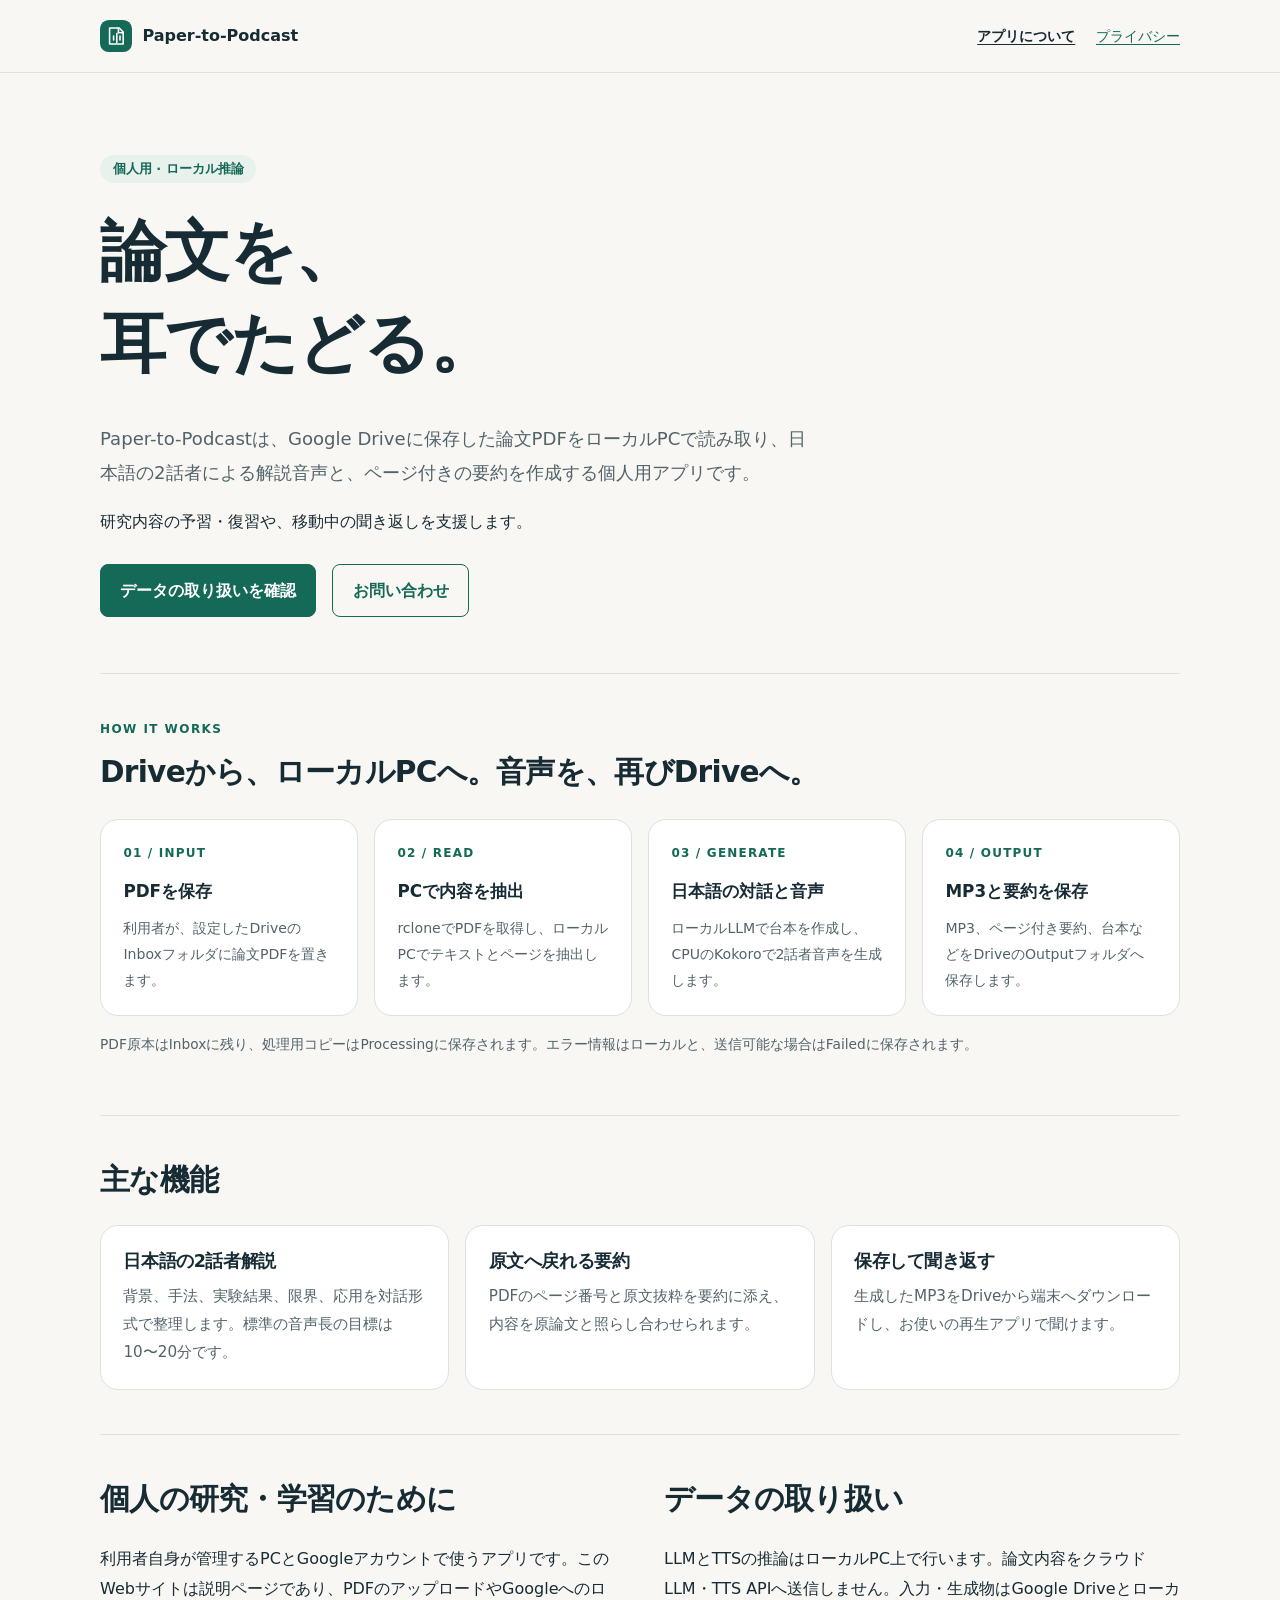
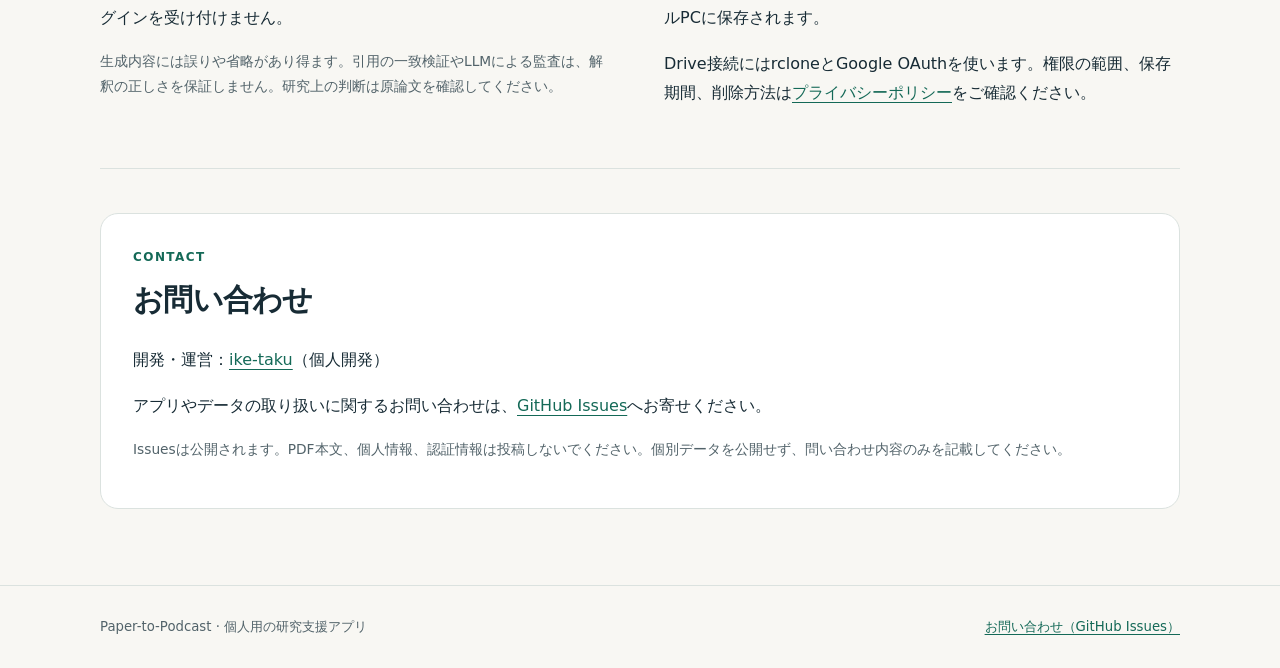
<file: index.html>
<!doctype html>
<html lang="ja">
<head>
  <meta charset="utf-8">
  <meta name="viewport" content="width=device-width, initial-scale=1">
  <meta name="description" content="Google Driveの論文PDFから、ローカルLLMとCPU TTSで日本語の2話者Podcastとページ付き要約を生成する個人用アプリ。">
  <meta name="referrer" content="strict-origin-when-cross-origin">
  <title>Paper-to-Podcast | 論文を日本語Podcastに</title>
  <link rel="icon" href="favicon.svg" type="image/svg+xml">
  <link rel="stylesheet" href="styles.css">
</head>
<body>
<a class="skip" href="#main">本文へスキップ</a>
<header class="header"><div class="wrap">
  <a class="brand" href="index.html"><img src="favicon.svg" width="32" height="32" alt="">Paper-to-Podcast</a>
  <nav class="nav" aria-label="メインナビゲーション">
    <a href="index.html" aria-current="page">アプリについて</a>
    <a href="privacy.html">プライバシー</a>
  </nav>
</div></header>
<main id="main" class="wrap">
  <section class="hero" aria-labelledby="title">
    <span class="tag">個人用 · ローカル推論</span>
    <h1 id="title">論文を、<br>耳でたどる。</h1>
    <p class="lead">Paper-to-Podcastは、Google Driveに保存した論文PDFをローカルPCで読み取り、日本語の2話者による解説音声と、ページ付きの要約を作成する個人用アプリです。</p>
    <p>研究内容の予習・復習や、移動中の聞き返しを支援します。</p>
    <div class="actions"><a class="button primary" href="privacy.html">データの取り扱いを確認</a><a class="button" href="#contact">お問い合わせ</a></div>
  </section>
  <section class="section" aria-labelledby="flow-title">
    <p class="eyebrow">How it works</p><h2 id="flow-title">Driveから、ローカルPCへ。音声を、再びDriveへ。</h2>
    <ol class="flow">
      <li><span class="step">01 / INPUT</span><strong>PDFを保存</strong><p>利用者が、設定したDriveのInboxフォルダに論文PDFを置きます。</p></li>
      <li><span class="step">02 / READ</span><strong>PCで内容を抽出</strong><p>rcloneでPDFを取得し、ローカルPCでテキストとページを抽出します。</p></li>
      <li><span class="step">03 / GENERATE</span><strong>日本語の対話と音声</strong><p>ローカルLLMで台本を作成し、CPUのKokoroで2話者音声を生成します。</p></li>
      <li><span class="step">04 / OUTPUT</span><strong>MP3と要約を保存</strong><p>MP3、ページ付き要約、台本などをDriveのOutputフォルダへ保存します。</p></li>
    </ol>
    <p class="small">PDF原本はInboxに残り、処理用コピーはProcessingに保存されます。エラー情報はローカルと、送信可能な場合はFailedに保存されます。</p>
  </section>
  <section class="section" aria-labelledby="features-title">
    <h2 id="features-title">主な機能</h2>
    <div class="cards">
      <article class="card"><h3>日本語の2話者解説</h3><p>背景、手法、実験結果、限界、応用を対話形式で整理します。標準の音声長の目標は10〜20分です。</p></article>
      <article class="card"><h3>原文へ戻れる要約</h3><p>PDFのページ番号と原文抜粋を要約に添え、内容を原論文と照らし合わせられます。</p></article>
      <article class="card"><h3>保存して聞き返す</h3><p>生成したMP3をDriveから端末へダウンロードし、お使いの再生アプリで聞けます。</p></article>
    </div>
  </section>
  <section class="section two-col" aria-label="利用目的とデータの取り扱い">
    <div><h2>個人の研究・学習のために</h2><p>利用者自身が管理するPCとGoogleアカウントで使うアプリです。このWebサイトは説明ページであり、PDFのアップロードやGoogleへのログインを受け付けません。</p><p class="small">生成内容には誤りや省略があり得ます。引用の一致検証やLLMによる監査は、解釈の正しさを保証しません。研究上の判断は原論文を確認してください。</p></div>
    <div><h2>データの取り扱い</h2><p>LLMとTTSの推論はローカルPC上で行います。論文内容をクラウドLLM・TTS APIへ送信しません。入力・生成物はGoogle DriveとローカルPCに保存されます。</p><p>Drive接続にはrcloneとGoogle OAuthを使います。権限の範囲、保存期間、削除方法は<a href="privacy.html">プライバシーポリシー</a>をご確認ください。</p></div>
  </section>
  <section id="contact" class="section" aria-labelledby="contact-title">
    <div class="contact"><p class="eyebrow">Contact</p><h2 id="contact-title">お問い合わせ</h2><p>開発・運営：<a href="https://github.com/ike-taku">ike-taku</a>（個人開発）</p><p>アプリやデータの取り扱いに関するお問い合わせは、<a href="https://github.com/ike-taku/paper-to-podcast-pages/issues">GitHub Issues</a>へお寄せください。</p><p class="small">Issuesは公開されます。PDF本文、個人情報、認証情報は投稿しないでください。個別データを公開せず、問い合わせ内容のみを記載してください。</p></div>
  </section>
</main>
<footer class="footer"><div class="wrap"><p>Paper-to-Podcast · 個人用の研究支援アプリ</p><a href="https://github.com/ike-taku/paper-to-podcast-pages/issues">お問い合わせ（GitHub Issues）</a></div></footer>
</body>
</html>
</file>
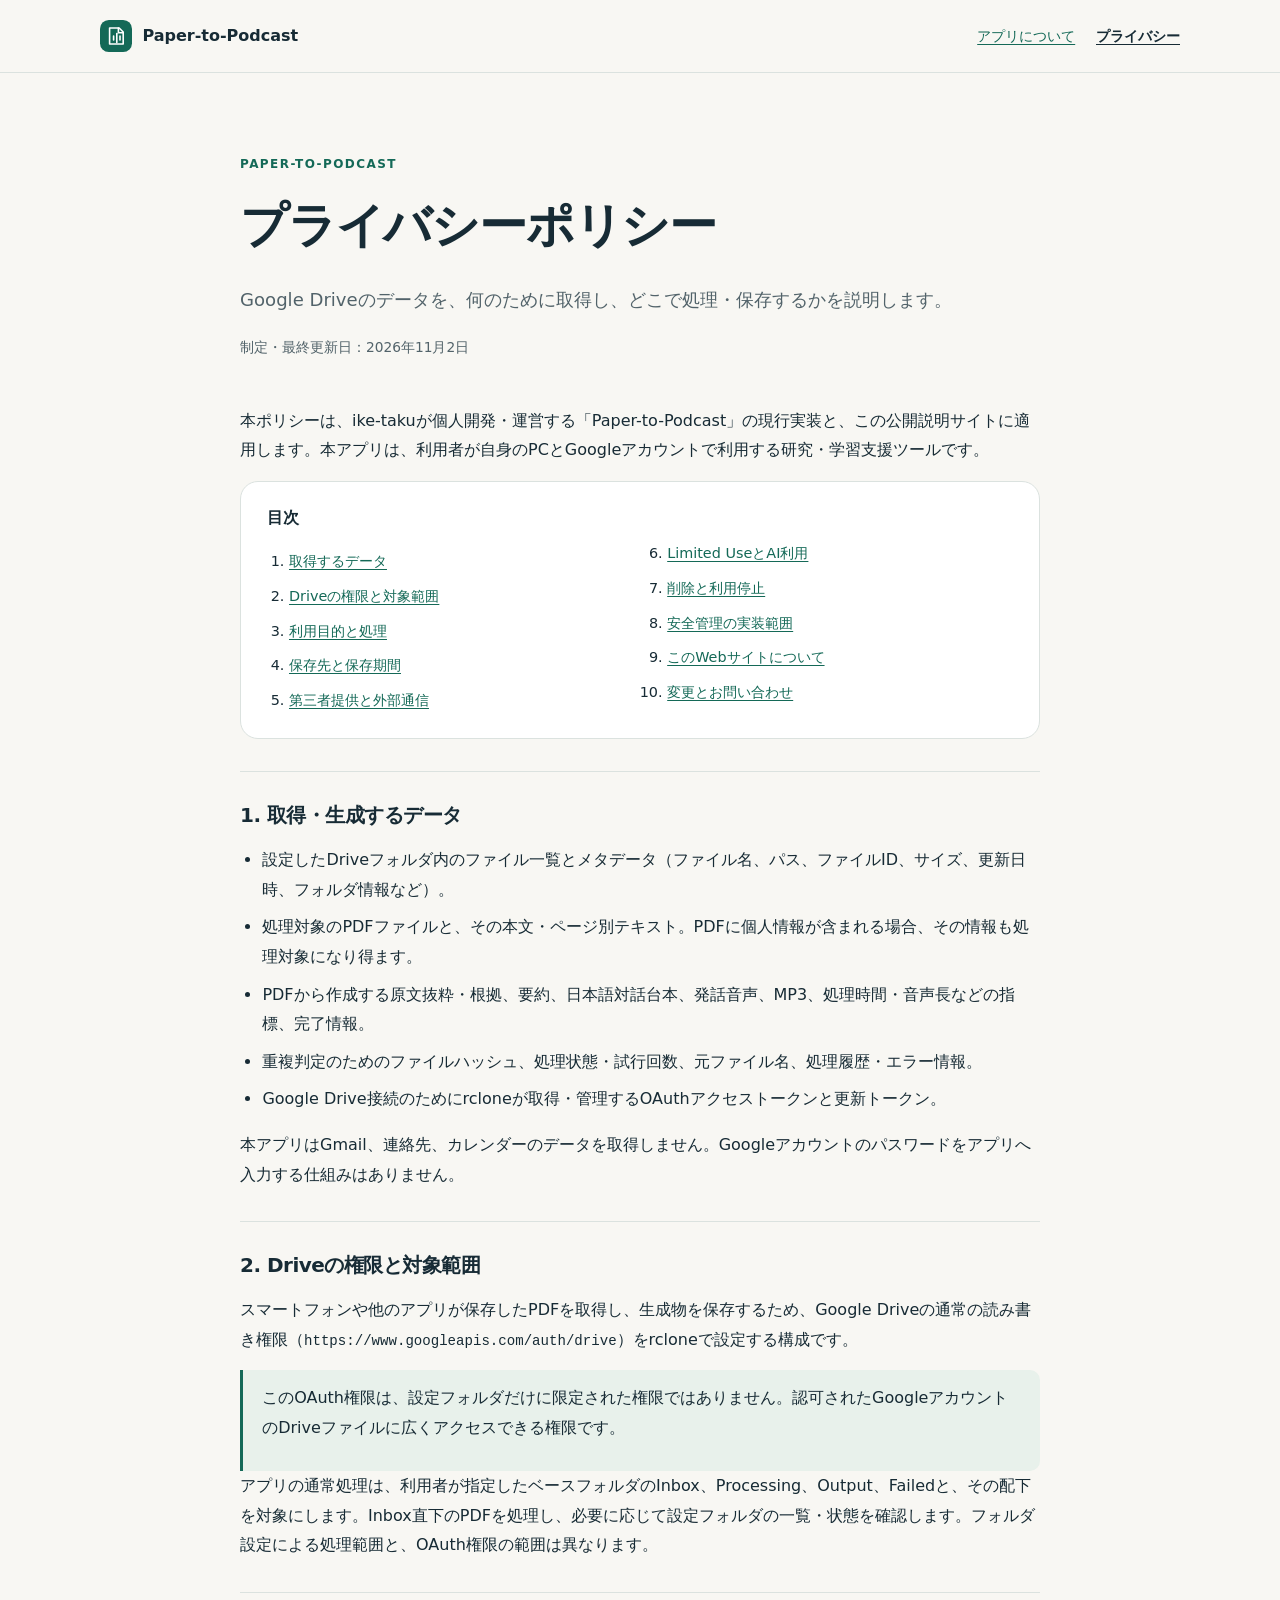
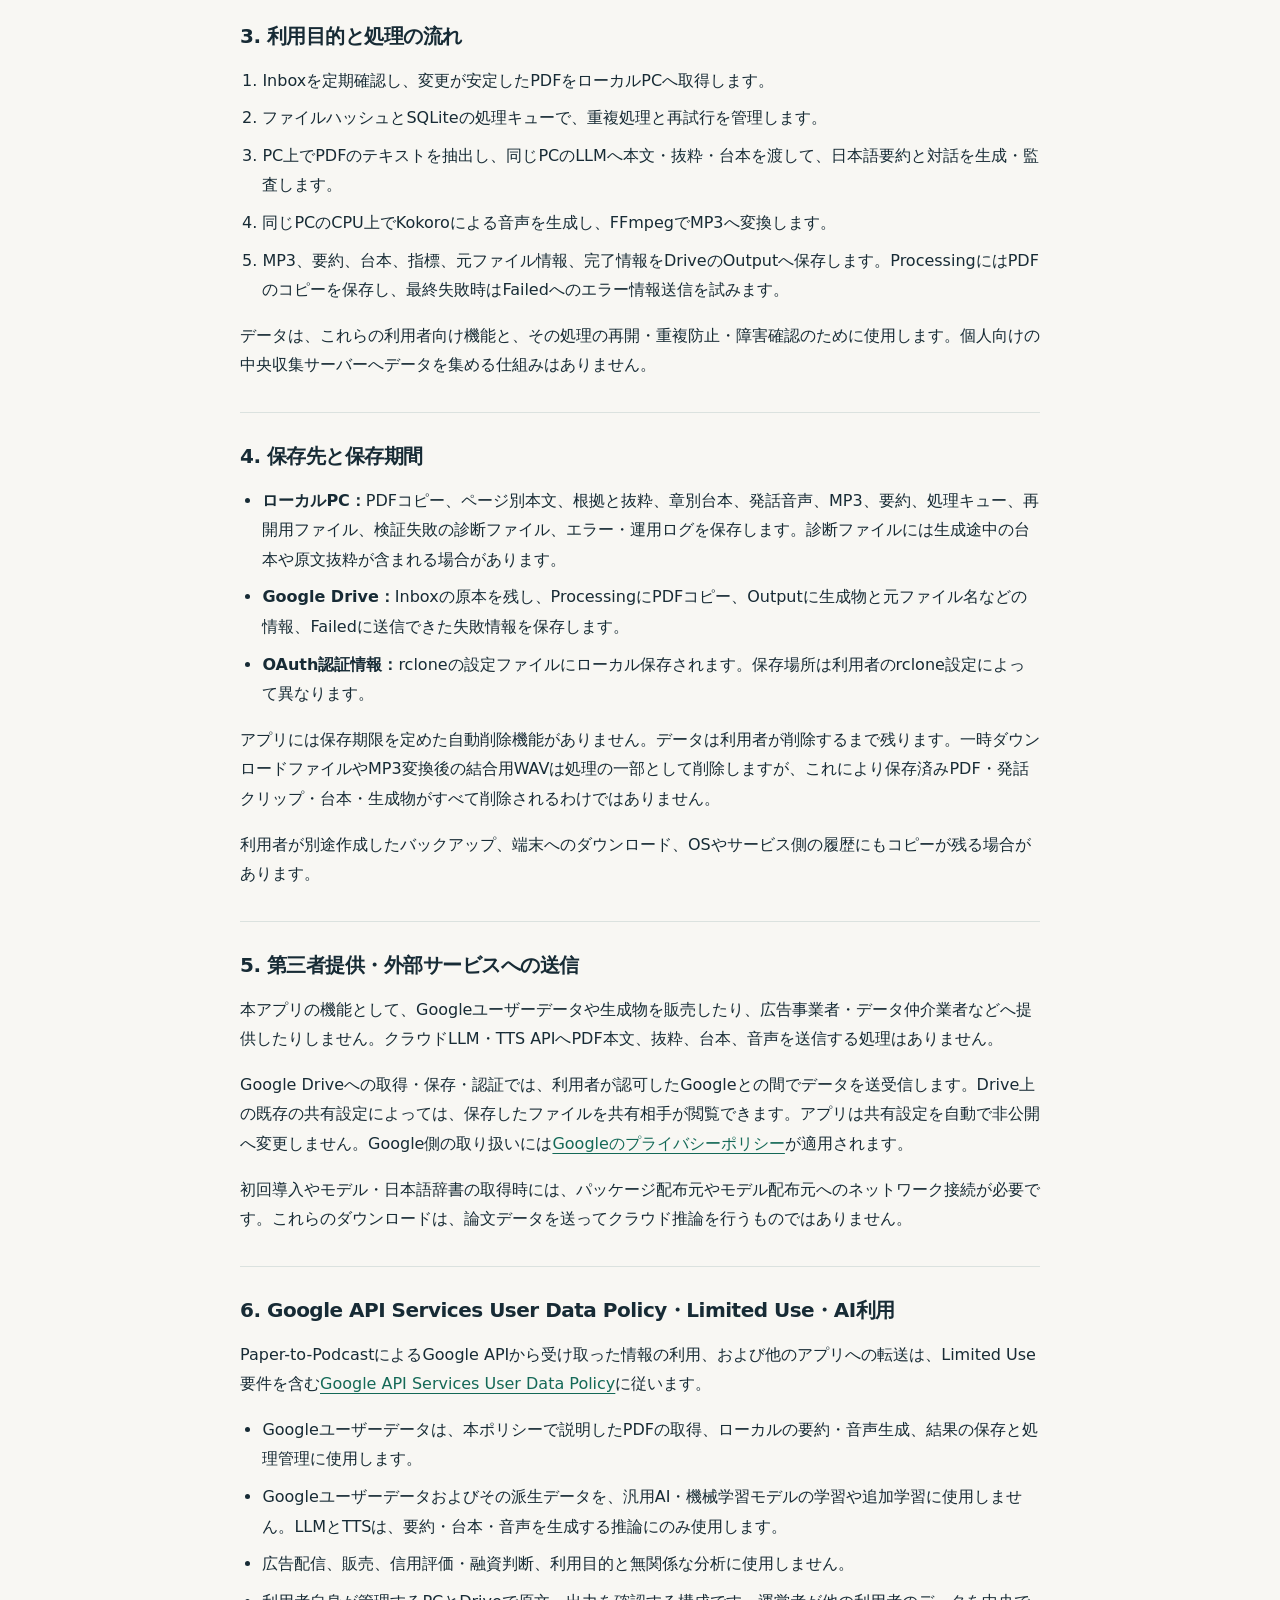
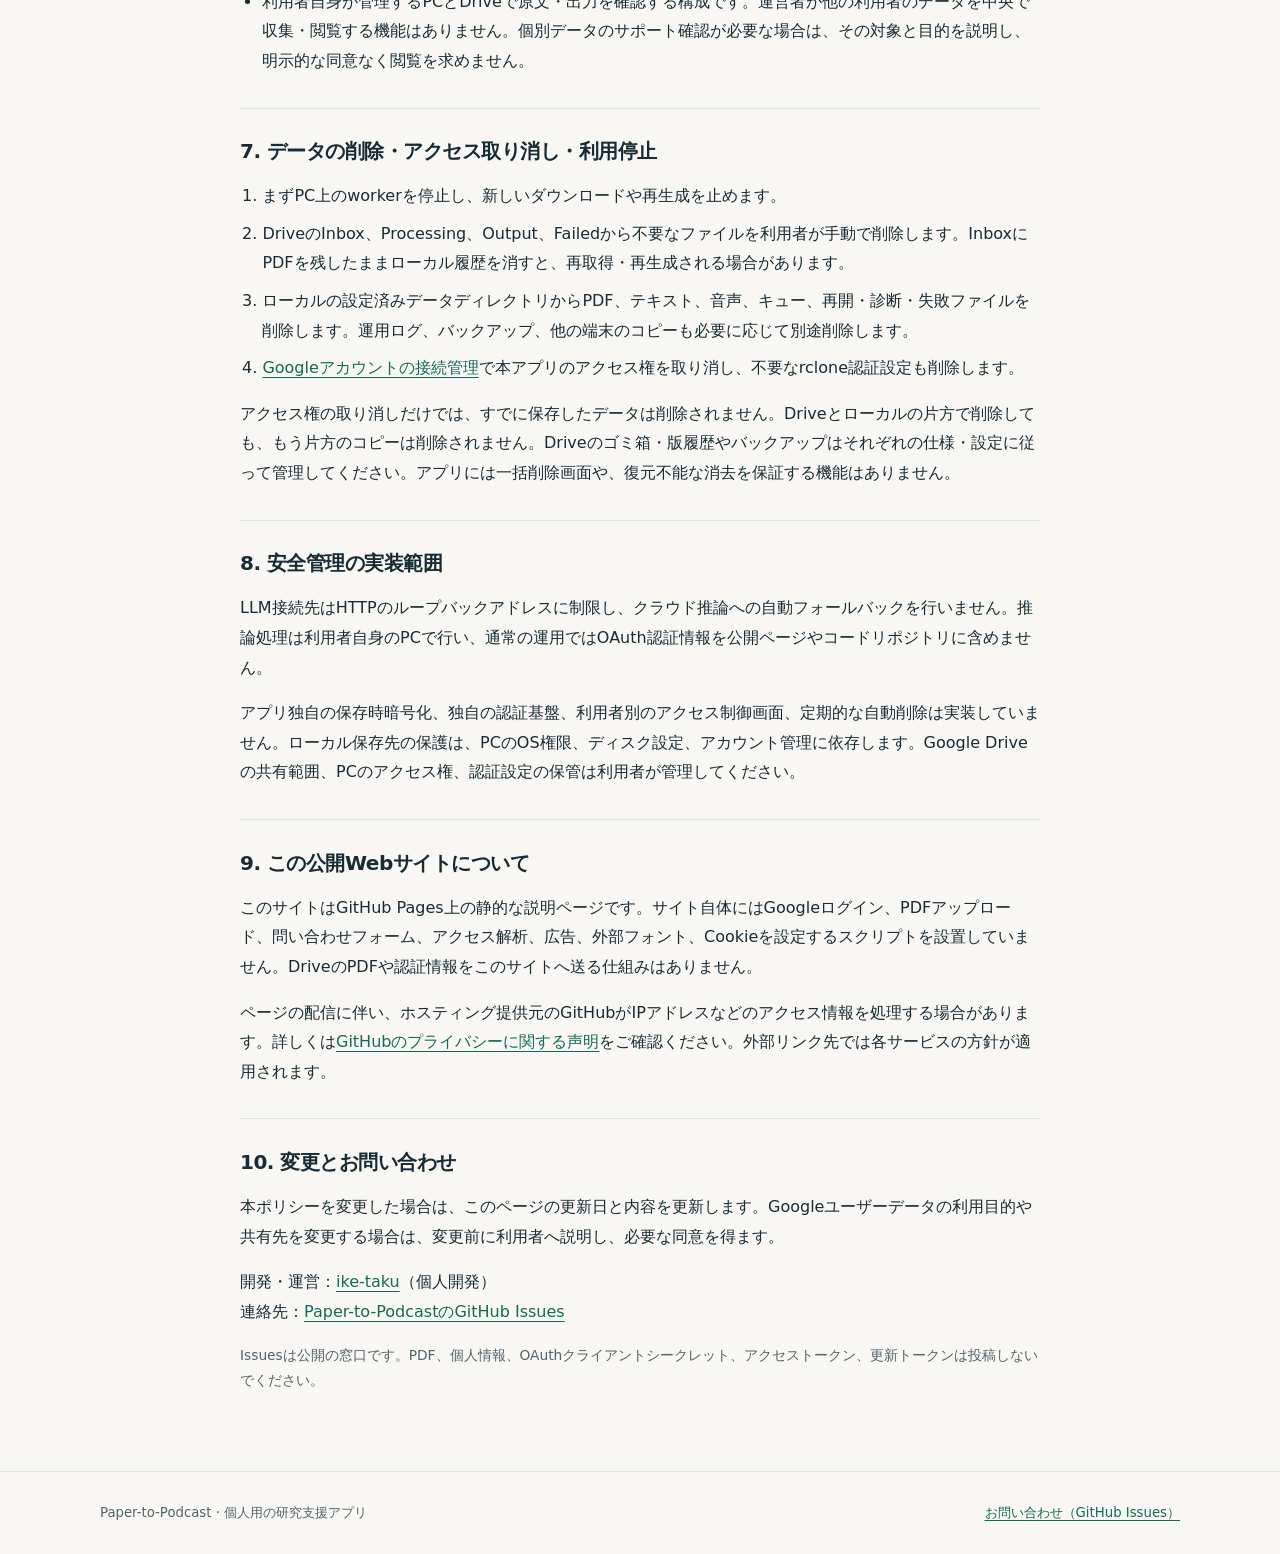
<file: privacy.html>
<!doctype html>
<html lang="ja">
<head>
  <meta charset="utf-8">
  <meta name="viewport" content="width=device-width, initial-scale=1">
  <meta name="description" content="Paper-to-PodcastがGoogle Driveから取得するデータ、ローカル処理、保存・削除、第三者提供、Limited Useに関する説明。">
  <meta name="referrer" content="strict-origin-when-cross-origin">
  <title>プライバシーポリシー | Paper-to-Podcast</title>
  <link rel="icon" href="favicon.svg" type="image/svg+xml">
  <link rel="stylesheet" href="styles.css">
</head>
<body>
<a class="skip" href="#main">本文へスキップ</a>
<header class="header"><div class="wrap">
  <a class="brand" href="index.html"><img src="favicon.svg" width="32" height="32" alt="">Paper-to-Podcast</a>
  <nav class="nav" aria-label="メインナビゲーション">
    <a href="index.html">アプリについて</a>
    <a href="privacy.html" aria-current="page">プライバシー</a>
  </nav>
</div></header>
<main id="main" class="wrap document">
  <div class="hero"><p class="eyebrow">Paper-to-Podcast</p><h1>プライバシーポリシー</h1><p class="lead">Google Driveのデータを、何のために取得し、どこで処理・保存するかを説明します。</p><p class="meta">制定・最終更新日：2026年11月2日</p></div>
  <p>本ポリシーは、ike-takuが個人開発・運営する「Paper-to-Podcast」の現行実装と、この公開説明サイトに適用します。本アプリは、利用者が自身のPCとGoogleアカウントで利用する研究・学習支援ツールです。</p>
  <nav class="toc" aria-label="プライバシーポリシーの目次"><strong>目次</strong><ol>
    <li><a href="#data">取得するデータ</a></li><li><a href="#permissions">Driveの権限と対象範囲</a></li><li><a href="#purpose">利用目的と処理</a></li><li><a href="#storage">保存先と保存期間</a></li><li><a href="#sharing">第三者提供と外部通信</a></li><li><a href="#limited-use">Limited UseとAI利用</a></li><li><a href="#deletion">削除と利用停止</a></li><li><a href="#security">安全管理の実装範囲</a></li><li><a href="#website">このWebサイトについて</a></li><li><a href="#changes">変更とお問い合わせ</a></li>
  </ol></nav>
  <section id="data"><h2>1. 取得・生成するデータ</h2><ul>
    <li>設定したDriveフォルダ内のファイル一覧とメタデータ（ファイル名、パス、ファイルID、サイズ、更新日時、フォルダ情報など）。</li>
    <li>処理対象のPDFファイルと、その本文・ページ別テキスト。PDFに個人情報が含まれる場合、その情報も処理対象になり得ます。</li>
    <li>PDFから作成する原文抜粋・根拠、要約、日本語対話台本、発話音声、MP3、処理時間・音声長などの指標、完了情報。</li>
    <li>重複判定のためのファイルハッシュ、処理状態・試行回数、元ファイル名、処理履歴・エラー情報。</li>
    <li>Google Drive接続のためにrcloneが取得・管理するOAuthアクセストークンと更新トークン。</li>
  </ul><p>本アプリはGmail、連絡先、カレンダーのデータを取得しません。Googleアカウントのパスワードをアプリへ入力する仕組みはありません。</p></section>
  <section id="permissions"><h2>2. Driveの権限と対象範囲</h2><p>スマートフォンや他のアプリが保存したPDFを取得し、生成物を保存するため、Google Driveの通常の読み書き権限（<code>https://www.googleapis.com/auth/drive</code>）をrcloneで設定する構成です。</p><div class="note"><p>このOAuth権限は、設定フォルダだけに限定された権限ではありません。認可されたGoogleアカウントのDriveファイルに広くアクセスできる権限です。</p></div><p>アプリの通常処理は、利用者が指定したベースフォルダのInbox、Processing、Output、Failedと、その配下を対象にします。Inbox直下のPDFを処理し、必要に応じて設定フォルダの一覧・状態を確認します。フォルダ設定による処理範囲と、OAuth権限の範囲は異なります。</p></section>
  <section id="purpose"><h2>3. 利用目的と処理の流れ</h2><ol>
    <li>Inboxを定期確認し、変更が安定したPDFをローカルPCへ取得します。</li>
    <li>ファイルハッシュとSQLiteの処理キューで、重複処理と再試行を管理します。</li>
    <li>PC上でPDFのテキストを抽出し、同じPCのLLMへ本文・抜粋・台本を渡して、日本語要約と対話を生成・監査します。</li>
    <li>同じPCのCPU上でKokoroによる音声を生成し、FFmpegでMP3へ変換します。</li>
    <li>MP3、要約、台本、指標、元ファイル情報、完了情報をDriveのOutputへ保存します。ProcessingにはPDFのコピーを保存し、最終失敗時はFailedへのエラー情報送信を試みます。</li>
  </ol><p>データは、これらの利用者向け機能と、その処理の再開・重複防止・障害確認のために使用します。個人向けの中央収集サーバーへデータを集める仕組みはありません。</p></section>
  <section id="storage"><h2>4. 保存先と保存期間</h2><ul>
    <li><strong>ローカルPC：</strong>PDFコピー、ページ別本文、根拠と抜粋、章別台本、発話音声、MP3、要約、処理キュー、再開用ファイル、検証失敗の診断ファイル、エラー・運用ログを保存します。診断ファイルには生成途中の台本や原文抜粋が含まれる場合があります。</li>
    <li><strong>Google Drive：</strong>Inboxの原本を残し、ProcessingにPDFコピー、Outputに生成物と元ファイル名などの情報、Failedに送信できた失敗情報を保存します。</li>
    <li><strong>OAuth認証情報：</strong>rcloneの設定ファイルにローカル保存されます。保存場所は利用者のrclone設定によって異なります。</li>
  </ul><p>アプリには保存期限を定めた自動削除機能がありません。データは利用者が削除するまで残ります。一時ダウンロードファイルやMP3変換後の結合用WAVは処理の一部として削除しますが、これにより保存済みPDF・発話クリップ・台本・生成物がすべて削除されるわけではありません。</p><p>利用者が別途作成したバックアップ、端末へのダウンロード、OSやサービス側の履歴にもコピーが残る場合があります。</p></section>
  <section id="sharing"><h2>5. 第三者提供・外部サービスへの送信</h2><p>本アプリの機能として、Googleユーザーデータや生成物を販売したり、広告事業者・データ仲介業者などへ提供したりしません。クラウドLLM・TTS APIへPDF本文、抜粋、台本、音声を送信する処理はありません。</p><p>Google Driveへの取得・保存・認証では、利用者が認可したGoogleとの間でデータを送受信します。Drive上の既存の共有設定によっては、保存したファイルを共有相手が閲覧できます。アプリは共有設定を自動で非公開へ変更しません。Google側の取り扱いには<a href="https://policies.google.com/privacy?hl=ja">Googleのプライバシーポリシー</a>が適用されます。</p><p>初回導入やモデル・日本語辞書の取得時には、パッケージ配布元やモデル配布元へのネットワーク接続が必要です。これらのダウンロードは、論文データを送ってクラウド推論を行うものではありません。</p></section>
  <section id="limited-use"><h2>6. Google API Services User Data Policy・Limited Use・AI利用</h2><p>Paper-to-PodcastによるGoogle APIから受け取った情報の利用、および他のアプリへの転送は、Limited Use要件を含む<a href="https://developers.google.com/terms/api-services-user-data-policy">Google API Services User Data Policy</a>に従います。</p><ul>
    <li>Googleユーザーデータは、本ポリシーで説明したPDFの取得、ローカルの要約・音声生成、結果の保存と処理管理に使用します。</li>
    <li>Googleユーザーデータおよびその派生データを、汎用AI・機械学習モデルの学習や追加学習に使用しません。LLMとTTSは、要約・台本・音声を生成する推論にのみ使用します。</li>
    <li>広告配信、販売、信用評価・融資判断、利用目的と無関係な分析に使用しません。</li>
    <li>利用者自身が管理するPCとDriveで原文・出力を確認する構成です。運営者が他の利用者のデータを中央で収集・閲覧する機能はありません。個別データのサポート確認が必要な場合は、その対象と目的を説明し、明示的な同意なく閲覧を求めません。</li>
  </ul></section>
  <section id="deletion"><h2>7. データの削除・アクセス取り消し・利用停止</h2><ol>
    <li>まずPC上のworkerを停止し、新しいダウンロードや再生成を止めます。</li>
    <li>DriveのInbox、Processing、Output、Failedから不要なファイルを利用者が手動で削除します。InboxにPDFを残したままローカル履歴を消すと、再取得・再生成される場合があります。</li>
    <li>ローカルの設定済みデータディレクトリからPDF、テキスト、音声、キュー、再開・診断・失敗ファイルを削除します。運用ログ、バックアップ、他の端末のコピーも必要に応じて別途削除します。</li>
    <li><a href="https://myaccount.google.com/connections">Googleアカウントの接続管理</a>で本アプリのアクセス権を取り消し、不要なrclone認証設定も削除します。</li>
  </ol><p>アクセス権の取り消しだけでは、すでに保存したデータは削除されません。Driveとローカルの片方で削除しても、もう片方のコピーは削除されません。Driveのゴミ箱・版履歴やバックアップはそれぞれの仕様・設定に従って管理してください。アプリには一括削除画面や、復元不能な消去を保証する機能はありません。</p></section>
  <section id="security"><h2>8. 安全管理の実装範囲</h2><p>LLM接続先はHTTPのループバックアドレスに制限し、クラウド推論への自動フォールバックを行いません。推論処理は利用者自身のPCで行い、通常の運用ではOAuth認証情報を公開ページやコードリポジトリに含めません。</p><p>アプリ独自の保存時暗号化、独自の認証基盤、利用者別のアクセス制御画面、定期的な自動削除は実装していません。ローカル保存先の保護は、PCのOS権限、ディスク設定、アカウント管理に依存します。Google Driveの共有範囲、PCのアクセス権、認証設定の保管は利用者が管理してください。</p></section>
  <section id="website"><h2>9. この公開Webサイトについて</h2><p>このサイトはGitHub Pages上の静的な説明ページです。サイト自体にはGoogleログイン、PDFアップロード、問い合わせフォーム、アクセス解析、広告、外部フォント、Cookieを設定するスクリプトを設置していません。DriveのPDFや認証情報をこのサイトへ送る仕組みはありません。</p><p>ページの配信に伴い、ホスティング提供元のGitHubがIPアドレスなどのアクセス情報を処理する場合があります。詳しくは<a href="https://docs.github.com/en/site-policy/privacy-policies/github-general-privacy-statement">GitHubのプライバシーに関する声明</a>をご確認ください。外部リンク先では各サービスの方針が適用されます。</p></section>
  <section id="changes"><h2>10. 変更とお問い合わせ</h2><p>本ポリシーを変更した場合は、このページの更新日と内容を更新します。Googleユーザーデータの利用目的や共有先を変更する場合は、変更前に利用者へ説明し、必要な同意を得ます。</p><p>開発・運営：<a href="https://github.com/ike-taku">ike-taku</a>（個人開発）<br>連絡先：<a href="https://github.com/ike-taku/paper-to-podcast-pages/issues">Paper-to-PodcastのGitHub Issues</a></p><p class="small">Issuesは公開の窓口です。PDF、個人情報、OAuthクライアントシークレット、アクセストークン、更新トークンは投稿しないでください。</p></section>
</main>
<footer class="footer"><div class="wrap"><p>Paper-to-Podcast · 個人用の研究支援アプリ</p><a href="https://github.com/ike-taku/paper-to-podcast-pages/issues">お問い合わせ（GitHub Issues）</a></div></footer>
</body>
</html>
</file>
<file: styles.css>
/* Local styles only: no external fonts, scripts, or tracking. */
:root{color-scheme:light;--paper:#f8f7f3;--white:#fff;--ink:#172b35;--muted:#52636a;--line:#dbe2df;--accent:#146957;--soft:#e8f1eb;--radius:18px}
*{box-sizing:border-box}html{scroll-behavior:smooth;scroll-padding-top:2rem}body{margin:0;background:var(--paper);color:var(--ink);font-family:system-ui,-apple-system,BlinkMacSystemFont,"Segoe UI","Noto Sans JP",sans-serif;line-height:1.85}a{color:var(--accent);text-underline-offset:.22em}a:hover{text-decoration-thickness:2px}a:focus-visible,summary:focus-visible{outline:3px solid var(--accent);outline-offset:5px}p{margin:0 0 1em}h1,h2,h3{line-height:1.4;letter-spacing:-.025em}h1{font-size:clamp(2.2rem,6vw,4.1rem);margin:.35em 0 .5em}h2{font-size:clamp(1.35rem,3vw,1.85rem);margin:0 0 .8em}h3{font-size:1.1rem;margin:0 0 .5em}.wrap{width:min(1080px,calc(100% - 3rem));margin:auto}.skip{position:absolute;top:-100px;left:1rem;background:var(--white);padding:.6rem 1rem;z-index:5}.skip:focus{top:1rem}.header{border-bottom:1px solid var(--line)}.header .wrap{display:flex;align-items:center;justify-content:space-between;gap:1rem;padding:1.25rem 0;flex-wrap:wrap}.brand{display:inline-flex;align-items:center;gap:.65rem;font-weight:750;color:var(--ink);text-decoration:none}.brand img{width:32px;height:32px}.nav{display:flex;gap:1.3rem;flex-wrap:wrap;font-size:.9rem}.nav a[aria-current=page]{font-weight:750;color:var(--ink)}.hero{padding:5rem 0 3.5rem;max-width:800px}.eyebrow{font-size:.75rem;letter-spacing:.12em;font-weight:750;color:var(--accent);text-transform:uppercase}.lead{font-size:1.13rem;max-width:45rem;color:var(--muted)}.tag{display:inline-block;background:var(--soft);color:var(--accent);border-radius:99px;padding:.15rem .8rem;font-size:.8rem;font-weight:650}.actions{display:flex;flex-wrap:wrap;gap:1rem;margin-top:1.7rem}.button{display:inline-block;border:1px solid var(--accent);border-radius:8px;padding:.65rem 1.2rem;text-decoration:none;font-weight:650}.button.primary{background:var(--accent);color:white}.section{padding:2.75rem 0;border-top:1px solid var(--line)}.section-intro{max-width:46rem;color:var(--muted)}.flow{display:grid;grid-template-columns:repeat(4,1fr);gap:1rem;list-style:none;padding:0;margin:1.6rem 0 1rem}.flow li,.card{border:1px solid var(--line);background:var(--white);padding:1.4rem;border-radius:var(--radius)}.step{display:block;color:var(--accent);font-size:.75rem;font-weight:750;letter-spacing:.1em;margin-bottom:.7rem}.flow strong{display:block;font-size:1.05rem}.flow p{font-size:.88rem;color:var(--muted);margin:.5rem 0 0}.cards{display:grid;grid-template-columns:repeat(3,1fr);gap:1rem}.cards p{font-size:.95rem;color:var(--muted);margin:0}.note{border-left:3px solid var(--accent);padding:.8rem 1.2rem;background:var(--soft);border-radius:0 10px 10px 0}.two-col{display:grid;grid-template-columns:1fr 1fr;gap:3rem}.contact{padding:2rem;background:var(--white);border:1px solid var(--line);border-radius:var(--radius)}.small,.meta{font-size:.86rem;color:var(--muted)}.footer{margin-top:2rem;padding:1.8rem 0;border-top:1px solid var(--line);font-size:.83rem;color:var(--muted)}.footer .wrap{display:flex;justify-content:space-between;gap:1rem;flex-wrap:wrap}.footer p{margin:0}.document{max-width:800px;padding-bottom:2rem}.document .hero{padding-bottom:2rem}.document h1{font-size:clamp(2rem,5vw,3rem)}.document section{border-top:1px solid var(--line);padding-top:1.8rem;margin-top:2rem}.document h2{font-size:1.25rem}.document ul,.document ol{padding-left:1.4rem}.document li{margin:.5rem 0}.toc{padding:1.3rem 1.6rem;background:var(--white);border:1px solid var(--line);border-radius:var(--radius)}.toc ol{columns:2;column-gap:2rem;margin:.5rem 0 0}.toc li{break-inside:avoid;font-size:.9rem}code{font-family:ui-monospace,SFMono-Regular,Consolas,monospace;font-size:.88em;overflow-wrap:anywhere}a{overflow-wrap:anywhere}::selection{background:#d3e9db}@media(max-width:800px){.flow{grid-template-columns:repeat(2,1fr)}.cards{grid-template-columns:1fr}.two-col{grid-template-columns:1fr;gap:1.5rem}.hero{padding-top:3rem}}@media(max-width:480px){.wrap{width:calc(100% - 2rem)}.header .wrap{align-items:flex-start;flex-direction:column;gap:.6rem}.nav{gap:1rem}.flow{grid-template-columns:1fr}.hero{padding:2.5rem 0}.toc ol{columns:1}.contact{padding:1.3rem}}@media(prefers-reduced-motion:reduce){html{scroll-behavior:auto}}
</file>
